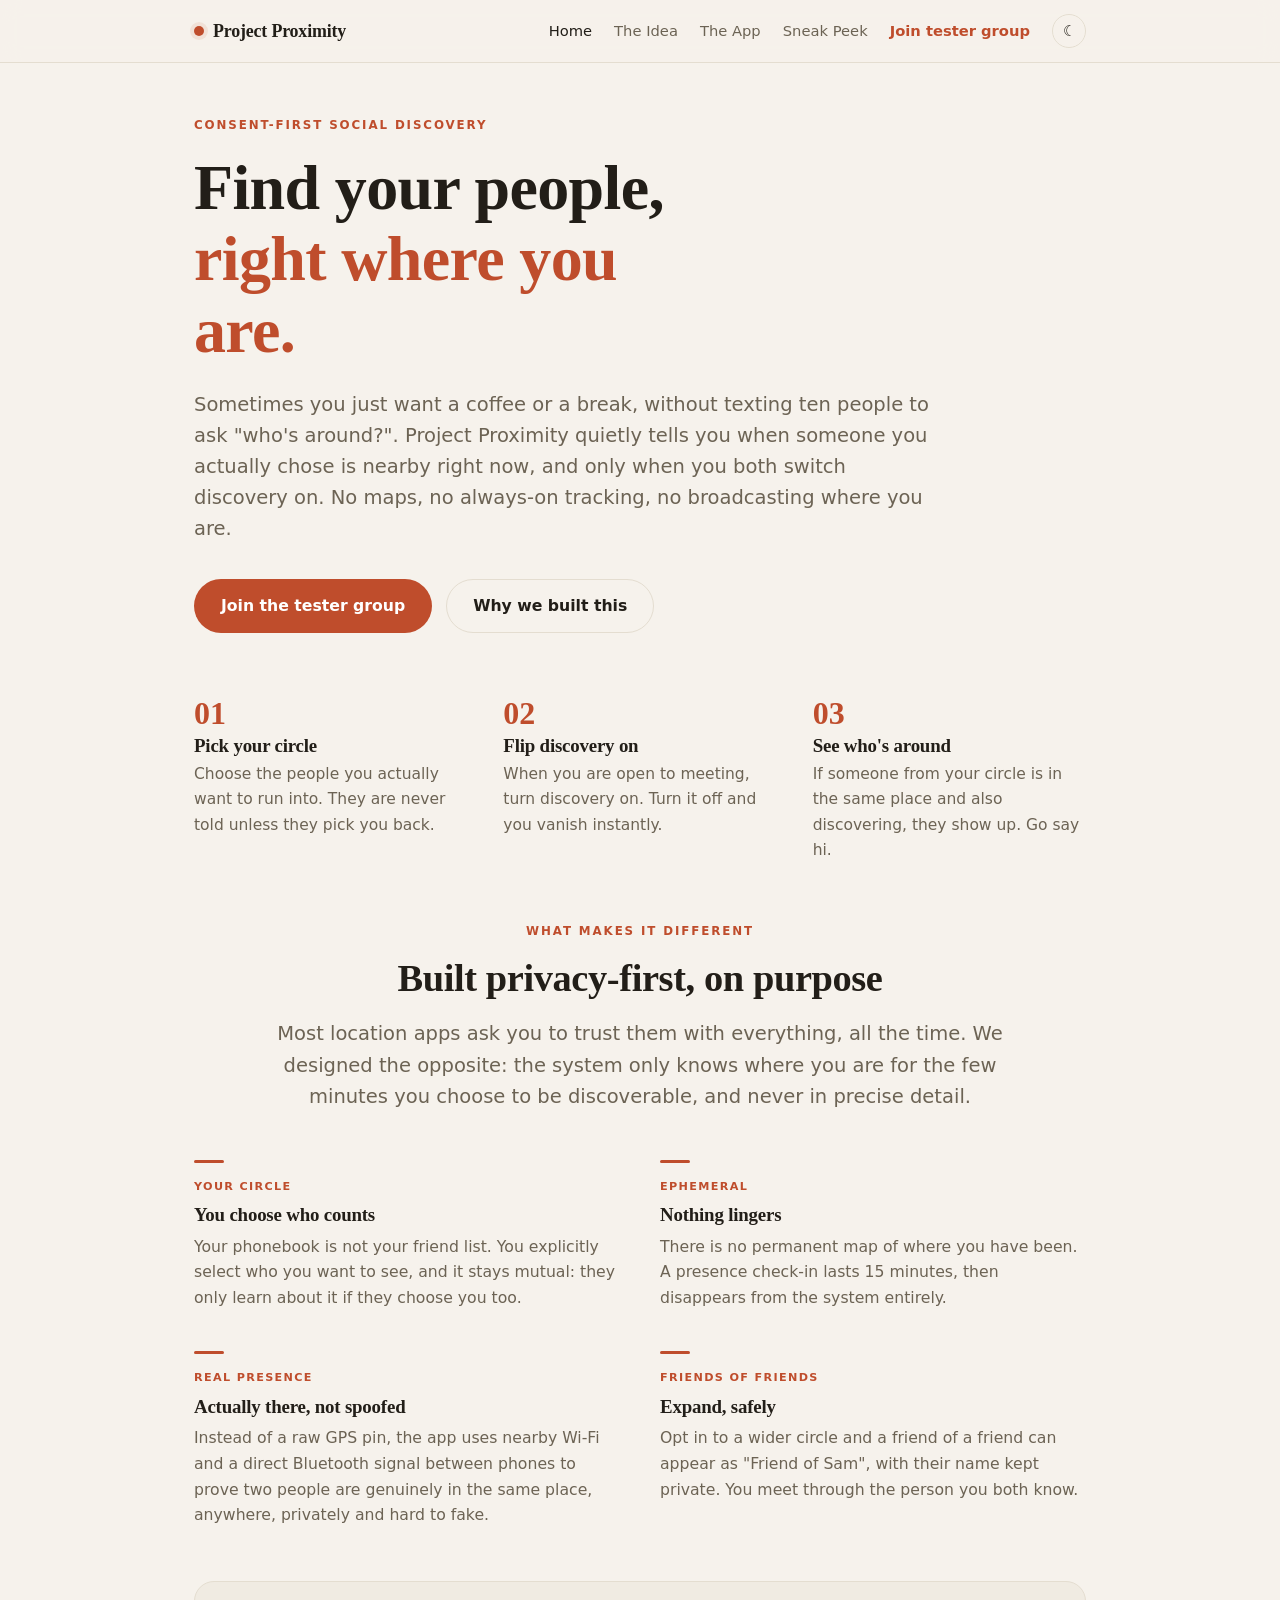
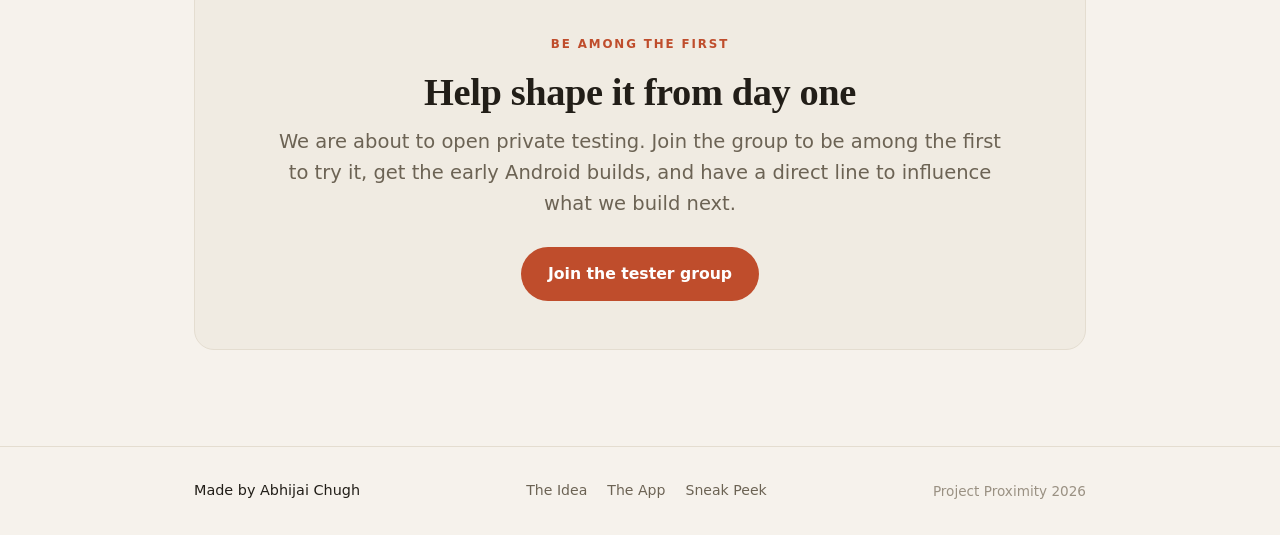
<file: index.html>
<!DOCTYPE html>
<html lang="en">
<head>
    <meta charset="UTF-8">
    <meta name="viewport" content="width=device-width, initial-scale=1.0">
    <title>Project Proximity | Find your people, right where you are</title>
    <meta name="description" content="Project Proximity is a consent-first way to discover when friends are actually nearby, without the privacy creep of always-on location sharing.">
    <link rel="stylesheet" href="styles.css?v=4">
</head>
<body>

    <nav class="nav">
        <div class="nav-inner">
            <a class="brand" href="index.html"><span class="dot"></span> Project Proximity</a>
            <div class="nav-links" id="nav-links">
                <a href="index.html" class="active">Home</a>
                <a href="concept.html">The Idea</a>
                <a href="app.html">The App</a>
                <a href="sneak-peek.html">Sneak Peek</a>
                <a href="https://groups.google.com/g/project-proximity-testers/" target="_blank" rel="noopener" class="nav-cta">Join tester group</a>
                <button class="theme-toggle" id="theme-toggle" aria-label="Toggle theme">&#9790;</button>
            </div>
            <button class="nav-toggle" id="nav-toggle" aria-label="Open menu" aria-expanded="false">&#9776;</button>
        </div>
    </nav>

    <main>
        <section class="hero wrap">
            <span class="eyebrow">Consent-first social discovery</span>
            <h1>Find your people,<br><span class="gradient-text">right where you are.</span></h1>
            <p class="lead">Sometimes you just want a coffee or a break, without texting ten people to ask "who's around?". Project Proximity quietly tells you when someone you actually chose is nearby right now, and only when you both switch discovery on. No maps, no always-on tracking, no broadcasting where you are.</p>
            <div class="btn-row" id="join">
                <a class="btn btn-primary" id="join-cta" data-join-group href="https://groups.google.com/g/project-proximity-testers/" target="_blank" rel="noopener">Join the tester group</a>
                <a class="btn btn-ghost" href="concept.html">Why we built this</a>
            </div>
        </section>

        <section class="wrap section-tight">
            <div class="steps">
                <div class="step">
                    <div class="num">01</div>
                    <h3>Pick your circle</h3>
                    <p>Choose the people you actually want to run into. They are never told unless they pick you back.</p>
                </div>
                <div class="step">
                    <div class="num">02</div>
                    <h3>Flip discovery on</h3>
                    <p>When you are open to meeting, turn discovery on. Turn it off and you vanish instantly.</p>
                </div>
                <div class="step">
                    <div class="num">03</div>
                    <h3>See who's around</h3>
                    <p>If someone from your circle is in the same place and also discovering, they show up. Go say hi.</p>
                </div>
            </div>
        </section>
        <br><br>
        <section class="wrap">
            <div class="center">
                <span class="eyebrow">What makes it different</span>
                <h2>Built privacy-first, on purpose</h2>
                <p class="lead">Most location apps ask you to trust them with everything, all the time. We designed the opposite: the system only knows where you are for the few minutes you choose to be discoverable, and never in precise detail.</p>
            </div>
            <div class="grid">
                <div class="card">
                    <span class="tag">YOUR CIRCLE</span>
                    <h3>You choose who counts</h3>
                    <p>Your phonebook is not your friend list. You explicitly select who you want to see, and it stays mutual: they only learn about it if they choose you too.</p>
                </div>
                <div class="card">
                    <span class="tag">EPHEMERAL</span>
                    <h3>Nothing lingers</h3>
                    <p>There is no permanent map of where you have been. A presence check-in lasts 15 minutes, then disappears from the system entirely.</p>
                </div>
                <div class="card">
                    <span class="tag">REAL PRESENCE</span>
                    <h3>Actually there, not spoofed</h3>
                    <p>Instead of a raw GPS pin, the app uses nearby Wi-Fi and a direct Bluetooth signal between phones to prove two people are genuinely in the same place, anywhere, privately and hard to fake.</p>
                </div>
                <div class="card">
                    <span class="tag">FRIENDS OF FRIENDS</span>
                    <h3>Expand, safely</h3>
                    <p>Opt in to a wider circle and a friend of a friend can appear as "Friend of Sam", with their name kept private. You meet through the person you both know.</p>
                </div>
            </div>
        </section>
        <br><br>
        <section class="wrap">
            <div class="band">
                <span class="eyebrow">Be among the first</span>
                <h2>Help shape it from day one</h2>
                <p class="lead center" style="margin-bottom: 28px;">We are about to open private testing. Join the group to be among the first to try it, get the early Android builds, and have a direct line to influence what we build next.</p>
                <a class="btn btn-primary" id="join-cta-2" data-join-group href="https://groups.google.com/g/project-proximity-testers/" target="_blank" rel="noopener">Join the tester group</a>
            </div>
        </section>
    </main>

    <footer class="footer">
        <div class="wrap">
            <div class="made">Made by Abhijai Chugh</div>
            <div class="links">
                <a href="concept.html">The Idea</a>
                <a href="app.html">The App</a>
                <a href="sneak-peek.html">Sneak Peek</a>
            </div>
            <div class="copy">Project Proximity 2026</div>
        </div>
    </footer>

    <script src="theme.js" defer></script>
</body>
</html>
</file>
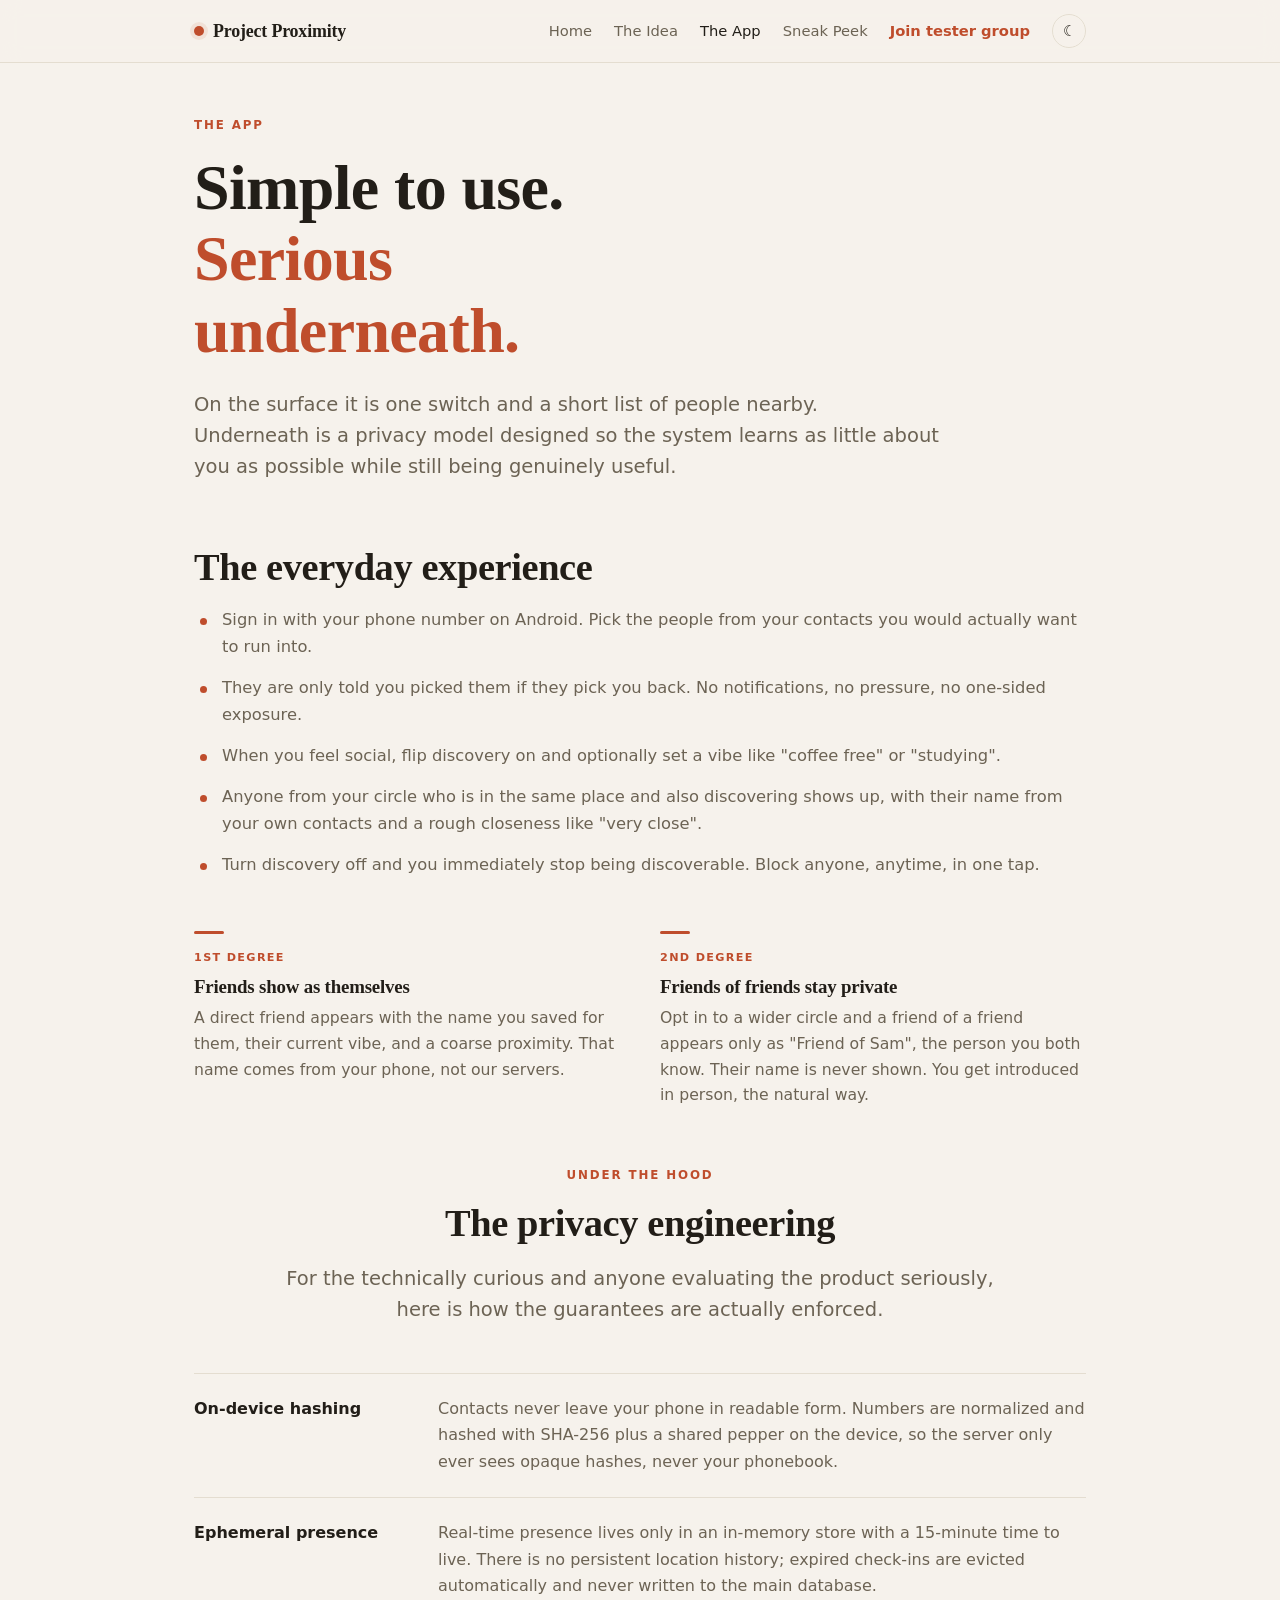
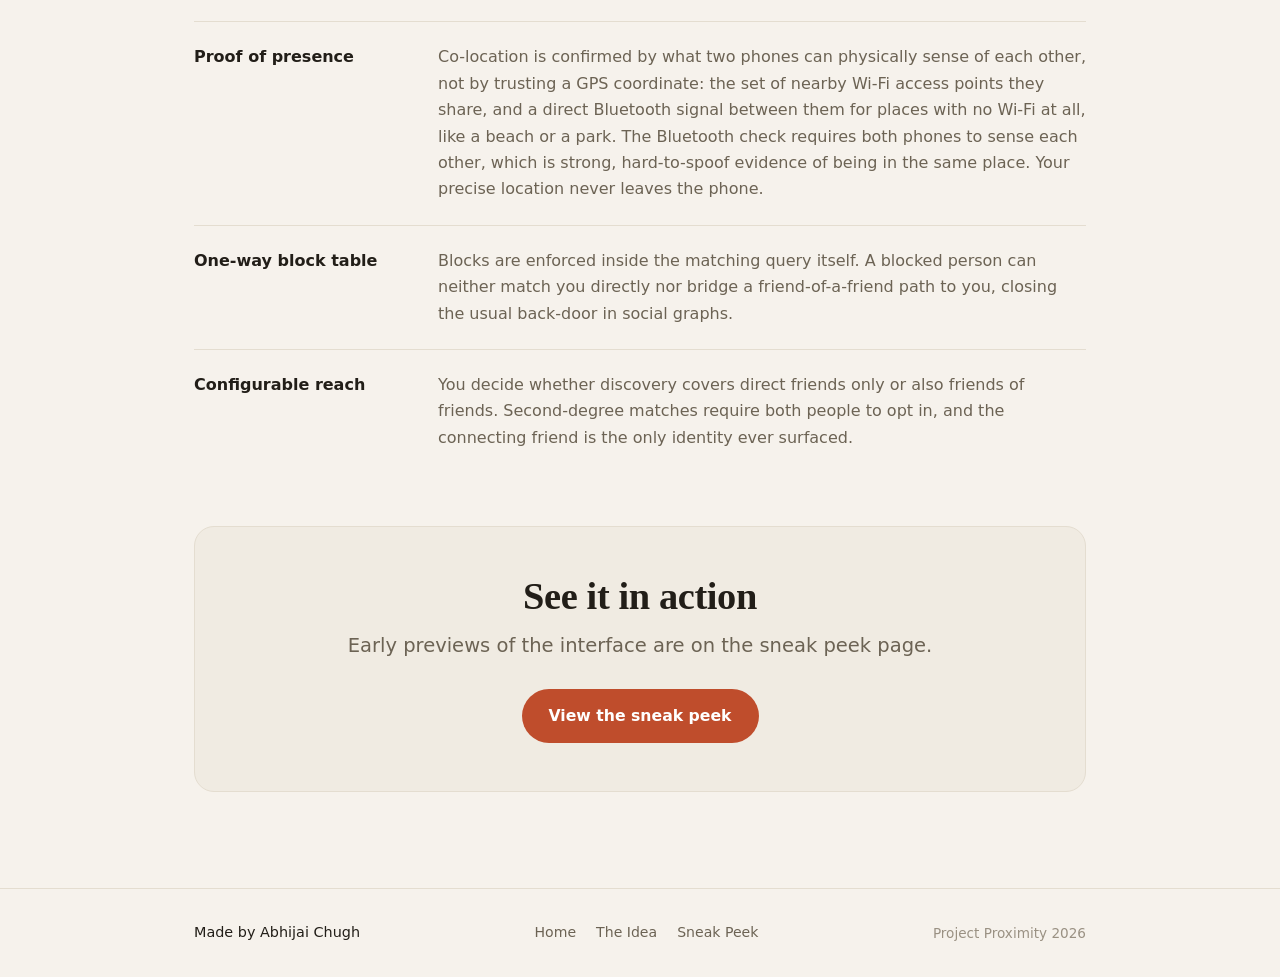
<file: app.html>
<!DOCTYPE html>
<html lang="en">
<head>
    <meta charset="UTF-8">
    <meta name="viewport" content="width=device-width, initial-scale=1.0">
    <title>The App | Project Proximity</title>
    <meta name="description" content="How Project Proximity works, from the everyday experience to the privacy engineering under the hood.">
    <link rel="stylesheet" href="styles.css?v=4">
</head>
<body>

    <nav class="nav">
        <div class="nav-inner">
            <a class="brand" href="index.html"><span class="dot"></span> Project Proximity</a>
            <div class="nav-links" id="nav-links">
                <a href="index.html">Home</a>
                <a href="concept.html">The Idea</a>
                <a href="app.html" class="active">The App</a>
                <a href="sneak-peek.html">Sneak Peek</a>
                <a href="https://groups.google.com/g/project-proximity-testers/" target="_blank" rel="noopener" class="nav-cta">Join tester group</a>
                <button class="theme-toggle" id="theme-toggle" aria-label="Toggle theme">&#9790;</button>
            </div>
            <button class="nav-toggle" id="nav-toggle" aria-label="Open menu" aria-expanded="false">&#9776;</button>
        </div>
    </nav>

    <main>
        <section class="hero wrap">
            <span class="eyebrow">The App</span>
            <h1>Simple to use.<br><span class="gradient-text">Serious underneath.</span></h1>
            <p class="lead">On the surface it is one switch and a short list of people nearby. Underneath is a privacy model designed so the system learns as little about you as possible while still being genuinely useful.</p>
        </section>

        <section class="wrap section-tight">
            <h2>The everyday experience</h2>
            <ul class="facts">
                <li>Sign in with your phone number on Android. Pick the people from your contacts you would actually want to run into.</li>
                <li>They are only told you picked them if they pick you back. No notifications, no pressure, no one-sided exposure.</li>
                <li>When you feel social, flip discovery on and optionally set a vibe like "coffee free" or "studying".</li>
                <li>Anyone from your circle who is in the same place and also discovering shows up, with their name from your own contacts and a rough closeness like "very close".</li>
                <li>Turn discovery off and you immediately stop being discoverable. Block anyone, anytime, in one tap.</li>
            </ul>
        </section>
        <br><br>
        <section class="wrap">
            <div class="split">
                <div class="card">
                    <span class="tag">1ST DEGREE</span>
                    <h3>Friends show as themselves</h3>
                    <p class="muted">A direct friend appears with the name you saved for them, their current vibe, and a coarse proximity. That name comes from your phone, not our servers.</p>
                </div>
                <div class="card">
                    <span class="tag">2ND DEGREE</span>
                    <h3>Friends of friends stay private</h3>
                    <p class="muted">Opt in to a wider circle and a friend of a friend appears only as "Friend of Sam", the person you both know. Their name is never shown. You get introduced in person, the natural way.</p>
                </div>
            </div>
        </section>
        <br><br>
        <section class="wrap">
            <div class="center">
                <span class="eyebrow">Under the hood</span>
                <h2>The privacy engineering</h2>
                <p class="lead center">For the technically curious and anyone evaluating the product seriously, here is how the guarantees are actually enforced.</p>
            </div>

            <div class="spec-row">
                <div class="k">On-device hashing</div>
                <div class="v">Contacts never leave your phone in readable form. Numbers are normalized and hashed with SHA-256 plus a shared pepper on the device, so the server only ever sees opaque hashes, never your phonebook.</div>
            </div>
            <div class="spec-row">
                <div class="k">Ephemeral presence</div>
                <div class="v">Real-time presence lives only in an in-memory store with a 15-minute time to live. There is no persistent location history; expired check-ins are evicted automatically and never written to the main database.</div>
            </div>
            <div class="spec-row">
                <div class="k">Proof of presence</div>
                <div class="v">Co-location is confirmed by what two phones can physically sense of each other, not by trusting a GPS coordinate: the set of nearby Wi-Fi access points they share, and a direct Bluetooth signal between them for places with no Wi-Fi at all, like a beach or a park. The Bluetooth check requires both phones to sense each other, which is strong, hard-to-spoof evidence of being in the same place. Your precise location never leaves the phone.</div>
            </div>
            <div class="spec-row">
                <div class="k">One-way block table</div>
                <div class="v">Blocks are enforced inside the matching query itself. A blocked person can neither match you directly nor bridge a friend-of-a-friend path to you, closing the usual back-door in social graphs.</div>
            </div>
            <div class="spec-row">
                <div class="k">Configurable reach</div>
                <div class="v">You decide whether discovery covers direct friends only or also friends of friends. Second-degree matches require both people to opt in, and the connecting friend is the only identity ever surfaced.</div>
            </div>
        </section>
        <br><br>
        <section class="wrap">
            <div class="band">
                <h2>See it in action</h2>
                <p class="lead center" style="margin-bottom: 28px;">Early previews of the interface are on the sneak peek page.</p>
                <a class="btn btn-primary" href="sneak-peek.html">View the sneak peek</a>
            </div>
        </section>
    </main>

    <footer class="footer">
        <div class="wrap">
            <div class="made">Made by Abhijai Chugh</div>
            <div class="links">
                <a href="index.html">Home</a>
                <a href="concept.html">The Idea</a>
                <a href="sneak-peek.html">Sneak Peek</a>
            </div>
            <div class="copy">Project Proximity 2026</div>
        </div>
    </footer>

    <script src="theme.js" defer></script>
</body>
</html>
</file>
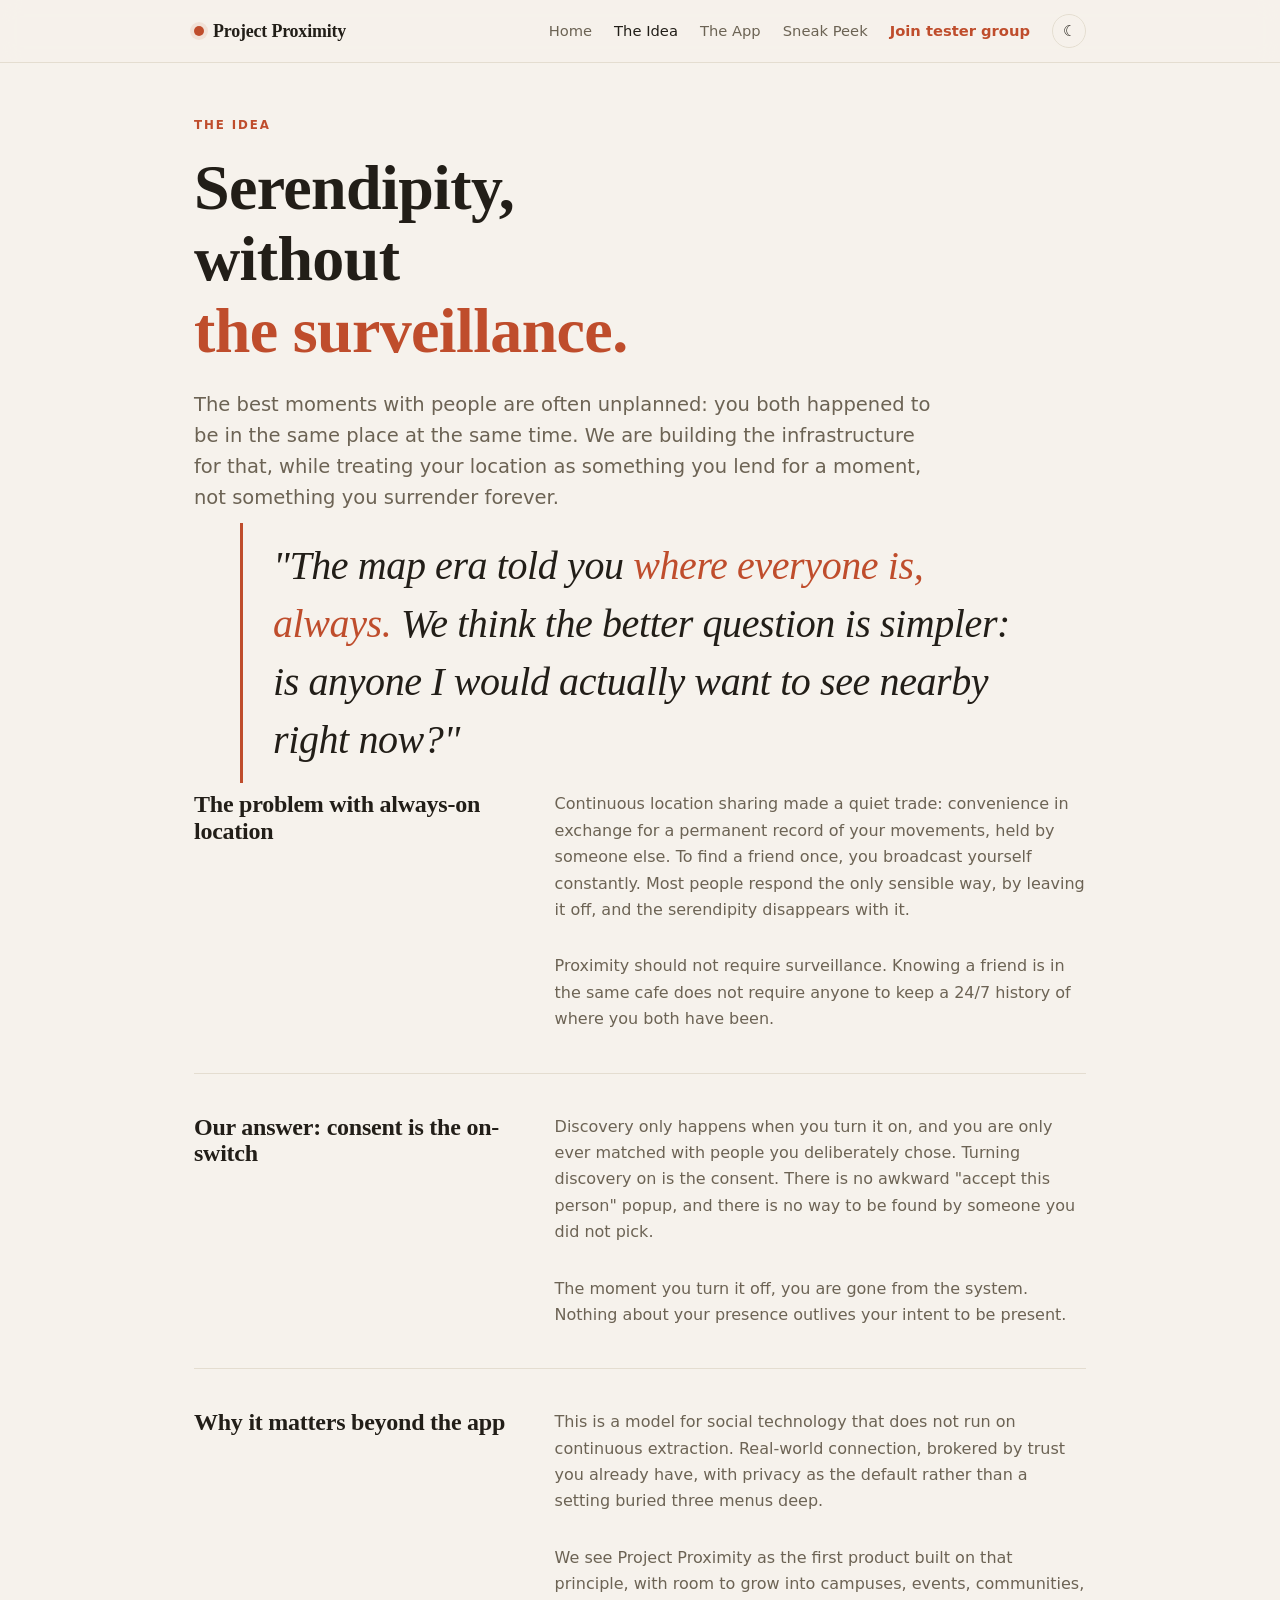
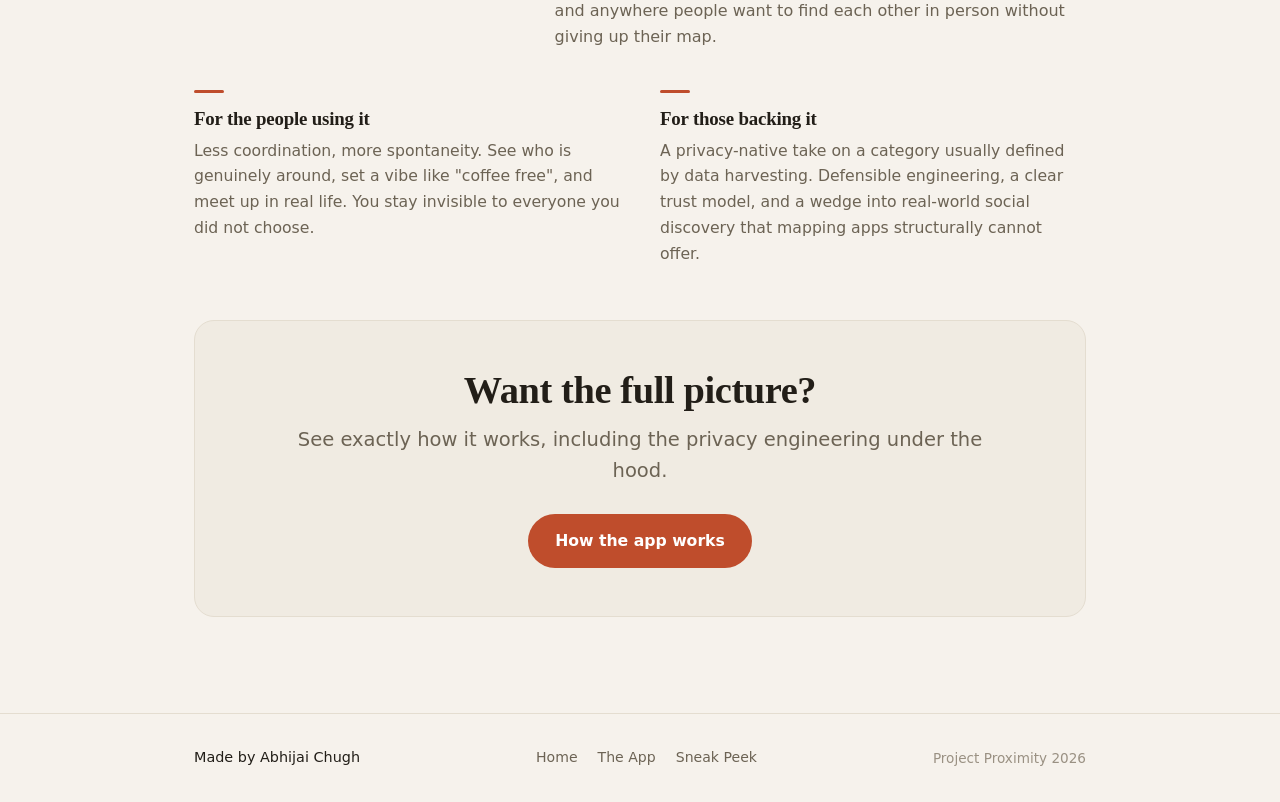
<file: concept.html>
<!DOCTYPE html>
<html lang="en">
<head>
    <meta charset="UTF-8">
    <meta name="viewport" content="width=device-width, initial-scale=1.0">
    <title>The Idea | Project Proximity</title>
    <meta name="description" content="The vision behind Project Proximity: consent-first proximity, real-world serendipity, and social discovery without surveillance.">
    <link rel="stylesheet" href="styles.css?v=4">
</head>
<body>

    <nav class="nav">
        <div class="nav-inner">
            <a class="brand" href="index.html"><span class="dot"></span> Project Proximity</a>
            <div class="nav-links" id="nav-links">
                <a href="index.html">Home</a>
                <a href="concept.html" class="active">The Idea</a>
                <a href="app.html">The App</a>
                <a href="sneak-peek.html">Sneak Peek</a>
                <a href="https://groups.google.com/g/project-proximity-testers/" target="_blank" rel="noopener" class="nav-cta">Join tester group</a>
                <button class="theme-toggle" id="theme-toggle" aria-label="Toggle theme">&#9790;</button>
            </div>
            <button class="nav-toggle" id="nav-toggle" aria-label="Open menu" aria-expanded="false">&#9776;</button>
        </div>
    </nav>

    <main>
        <section class="hero wrap">
            <span class="eyebrow">The Idea</span>
            <h1>Serendipity, without<br><span class="gradient-text">the surveillance.</span></h1>
            <p class="lead">The best moments with people are often unplanned: you both happened to be in the same place at the same time. We are building the infrastructure for that, while treating your location as something you lend for a moment, not something you surrender forever.</p>
        </section>

        <section class="wrap section-tight" style="margin-top: 10px">
            <p class="quote">"The map era told you <span class="gradient-text">where everyone is, always.</span> We think the better question is simpler: is anyone I would actually want to see nearby right now?"</p>
        </section>

        <section class="wrap">
            <div class="panel">
                <h2>The problem with always-on location</h2>
                <p>Continuous location sharing made a quiet trade: convenience in exchange for a permanent record of your movements, held by someone else. To find a friend once, you broadcast yourself constantly. Most people respond the only sensible way, by leaving it off, and the serendipity disappears with it.</p>
                <p>Proximity should not require surveillance. Knowing a friend is in the same cafe does not require anyone to keep a 24/7 history of where you both have been.</p>
            </div>
            <div class="panel">
                <h2>Our answer: consent is the on-switch</h2>
                <p>Discovery only happens when you turn it on, and you are only ever matched with people you deliberately chose. Turning discovery on is the consent. There is no awkward "accept this person" popup, and there is no way to be found by someone you did not pick.</p>
                <p>The moment you turn it off, you are gone from the system. Nothing about your presence outlives your intent to be present.</p>
            </div>
            <div class="panel">
                <h2>Why it matters beyond the app</h2>
                <p>This is a model for social technology that does not run on continuous extraction. Real-world connection, brokered by trust you already have, with privacy as the default rather than a setting buried three menus deep.</p>
                <p>We see Project Proximity as the first product built on that principle, with room to grow into campuses, events, communities, and anywhere people want to find each other in person without giving up their map.</p>
            </div>
        </section>

        <section class="wrap">
            <div class="split">
                <div class="card">
                    <h3>For the people using it</h3>
                    <p class="muted">Less coordination, more spontaneity. See who is genuinely around, set a vibe like "coffee free", and meet up in real life. You stay invisible to everyone you did not choose.</p>
                </div>
                <div class="card">
                    <h3>For those backing it</h3>
                    <p class="muted">A privacy-native take on a category usually defined by data harvesting. Defensible engineering, a clear trust model, and a wedge into real-world social discovery that mapping apps structurally cannot offer.</p>
                </div>
            </div>
        </section>
        <br><br>
        <section class="wrap">
            <div class="band">
                <h2>Want the full picture?</h2>
                <p class="lead center" style="margin-bottom: 28px;">See exactly how it works, including the privacy engineering under the hood.</p>
                <a class="btn btn-primary" href="app.html">How the app works</a>
            </div>
        </section>
    </main>

    <footer class="footer">
        <div class="wrap">
            <div class="made">Made by Abhijai Chugh</div>
            <div class="links">
                <a href="index.html">Home</a>
                <a href="app.html">The App</a>
                <a href="sneak-peek.html">Sneak Peek</a>
            </div>
            <div class="copy">Project Proximity 2026</div>
        </div>
    </footer>

    <script src="theme.js" defer></script>
</body>
</html>
</file>
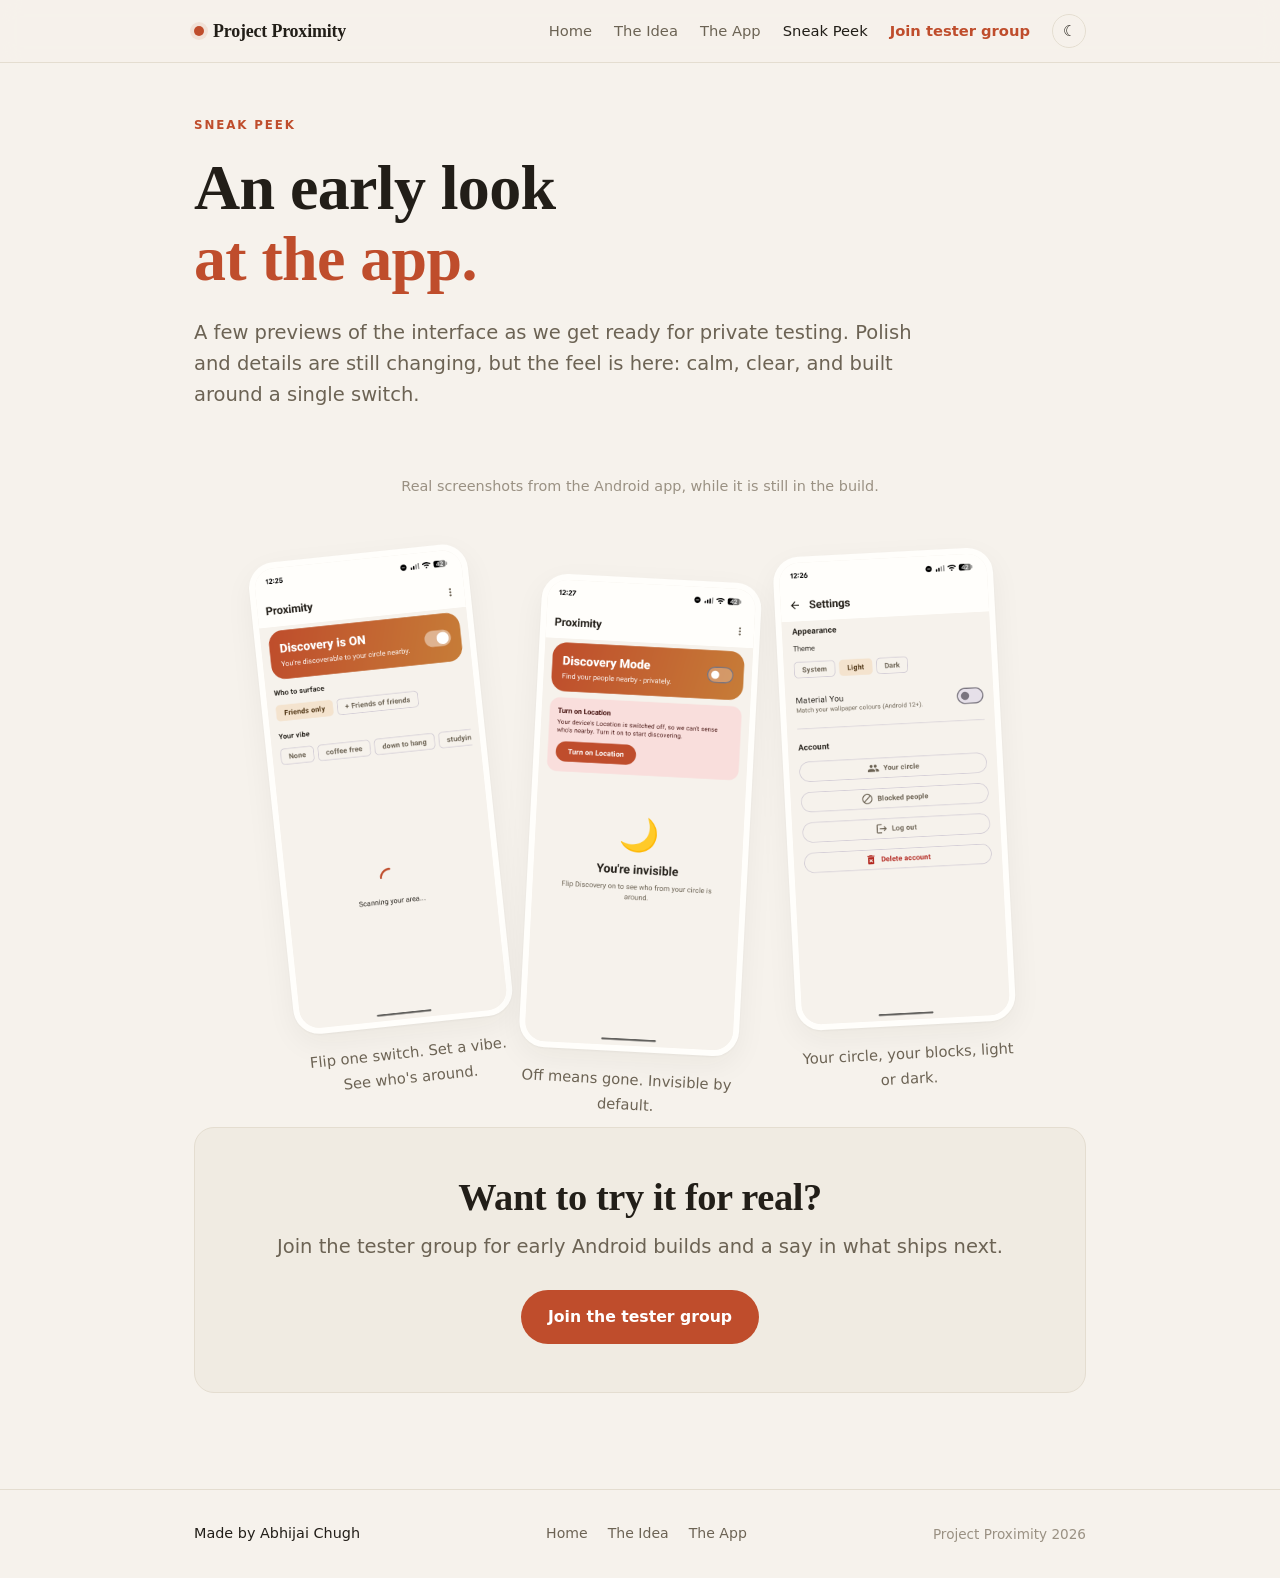
<file: sneak-peek.html>
<!DOCTYPE html>
<html lang="en">
<head>
    <meta charset="UTF-8">
    <meta name="viewport" content="width=device-width, initial-scale=1.0">
    <title>Sneak Peek | Project Proximity</title>
    <meta name="description" content="An early look at the Project Proximity app interface.">
    <link rel="stylesheet" href="styles.css?v=4">
</head>
<body>

    <nav class="nav">
        <div class="nav-inner">
            <a class="brand" href="index.html"><span class="dot"></span> Project Proximity</a>
            <div class="nav-links" id="nav-links">
                <a href="index.html">Home</a>
                <a href="concept.html">The Idea</a>
                <a href="app.html">The App</a>
                <a href="sneak-peek.html" class="active">Sneak Peek</a>
                <a href="https://groups.google.com/g/project-proximity-testers/" target="_blank" rel="noopener" class="nav-cta">Join tester group</a>
                <button class="theme-toggle" id="theme-toggle" aria-label="Toggle theme">&#9790;</button>
            </div>
            <button class="nav-toggle" id="nav-toggle" aria-label="Open menu" aria-expanded="false">&#9776;</button>
        </div>
    </nav>

    <main>
        <section class="hero wrap">
            <span class="eyebrow">Sneak Peek</span>
            <h1>An early look<br><span class="gradient-text">at the app.</span></h1>
            <p class="lead">A few previews of the interface as we get ready for private testing. Polish and details are still changing, but the feel is here: calm, clear, and built around a single switch.</p>
        </section>

        <section class="wrap section-tight">
            <div class="note">Real screenshots from the Android app, while it is still in the build.</div>

            <div class="collage">
                <figure class="shot">
                    <img src="screens/discovery.png" alt="Discovery on: degree picker and vibe chips">
                    <figcaption>Flip one switch. Set a vibe. See who's around.</figcaption>
                </figure>
                <figure class="shot">
                    <img src="screens/invisible.png" alt="Discovery off: you are invisible, with a turn-on-location prompt">
                    <figcaption>Off means gone. Invisible by default.</figcaption>
                </figure>
                <figure class="shot">
                    <img src="screens/settings.png" alt="Settings: your circle, blocked people, light or dark">
                    <figcaption>Your circle, your blocks, light or dark.</figcaption>
                </figure>
            </div>
        </section>

        <section class="wrap">
            <div class="band">
                <h2>Want to try it for real?</h2>
                <p class="lead center" style="margin-bottom: 28px;">Join the tester group for early Android builds and a say in what ships next.</p>
                <a class="btn btn-primary" id="join-cta-3" data-join-group href="https://groups.google.com/g/project-proximity-testers/" target="_blank" rel="noopener">Join the tester group</a>
            </div>
        </section>
    </main>

    <footer class="footer">
        <div class="wrap">
            <div class="made">Made by Abhijai Chugh</div>
            <div class="links">
                <a href="index.html">Home</a>
                <a href="concept.html">The Idea</a>
                <a href="app.html">The App</a>
            </div>
            <div class="copy">Project Proximity 2026</div>
        </div>
    </footer>

    <script src="theme.js" defer></script>
</body>
</html>
</file>
<file: styles.css>
/* Project Proximity - editorial, warm, calm. Light + dark. */

:root, [data-theme="light"] {
    --bg: #f6f2ec;
    --surface: #fffefb;
    --surface-2: #f0ebe2;
    --ink: #221e18;
    --muted: #6c6354;
    --faint: #9a9183;
    --border: #e4ddd0;
    --accent: #bf4d2c;
    --accent-ink: #9c3f22;
    --accent-soft: rgba(191, 77, 44, 0.10);
    --shadow: 0 1px 2px rgba(34, 30, 24, 0.04), 0 10px 30px rgba(34, 30, 24, 0.05);
}

[data-theme="dark"] {
    --bg: #15120e;
    --surface: #1d1913;
    --surface-2: #221d16;
    --ink: #efe8dc;
    --muted: #b1a692;
    --faint: #847a6b;
    --border: #2c2519;
    --accent: #e2774f;
    --accent-ink: #ec8a64;
    --accent-soft: rgba(226, 119, 79, 0.14);
    --shadow: 0 1px 2px rgba(0, 0, 0, 0.3), 0 12px 34px rgba(0, 0, 0, 0.35);
}
@media (prefers-color-scheme: dark) {
    :root:not([data-theme="light"]) {
        --bg: #15120e;
        --surface: #1d1913;
        --surface-2: #221d16;
        --ink: #efe8dc;
        --muted: #b1a692;
        --faint: #847a6b;
        --border: #2c2519;
        --accent: #e2774f;
        --accent-ink: #ec8a64;
        --accent-soft: rgba(226, 119, 79, 0.14);
        --shadow: 0 1px 2px rgba(0, 0, 0, 0.3), 0 12px 34px rgba(0, 0, 0, 0.35);
    }
}

* { box-sizing: border-box; margin: 0; padding: 0; }

html { scroll-behavior: smooth; }

body {
    font-family: ui-sans-serif, system-ui, -apple-system, "Segoe UI", Roboto, Helvetica, Arial, sans-serif;
    background: var(--bg);
    color: var(--ink);
    line-height: 1.65;
    -webkit-font-smoothing: antialiased;
    transition: background-color 0.25s ease, color 0.25s ease;
}

.wrap { max-width: 940px; margin: 0 auto; padding: 0 24px; }

h1, h2, h3, .quote, .brand {
    font-family: "Iowan Old Style", "Palatino Linotype", Palatino, "Hoefler Text", Georgia, "Times New Roman", serif;
    letter-spacing: -0.01em;
    line-height: 1.12;
    font-weight: 600;
}

h1 { font-size: clamp(2.4rem, 6vw, 4rem); }
h2 { font-size: clamp(1.7rem, 3.6vw, 2.4rem); margin-bottom: 18px; }
h3 { font-size: 1.18rem; margin-bottom: 8px; }

/* ---------- Nav ---------- */
.nav {
    position: sticky; top: 0; z-index: 50;
    background: color-mix(in srgb, var(--bg) 86%, transparent);
    backdrop-filter: saturate(140%) blur(10px);
    border-bottom: 1px solid var(--border);
}
.nav-inner {
    max-width: 940px; margin: 0 auto; padding: 14px 24px; position: relative;
    display: flex; align-items: center; justify-content: space-between; gap: 16px;
}
.brand {
    display: inline-flex; align-items: center; gap: 9px;
    font-size: 1.12rem; font-weight: 600; color: var(--ink); text-decoration: none;
}
.brand .dot {
    width: 10px; height: 10px; border-radius: 50%;
    background: var(--accent); box-shadow: 0 0 0 4px var(--accent-soft);
}
.nav-links { display: flex; align-items: center; gap: 22px; }
.nav-links a {
    color: var(--muted); text-decoration: none; font-size: 0.92rem; font-weight: 500;
    transition: color 0.15s ease;
}
.nav-links a:hover { color: var(--ink); }
.nav-links a.active { color: var(--ink); }
.nav-cta { color: var(--accent) !important; font-weight: 600 !important; }
.theme-toggle {
    background: transparent; border: 1px solid var(--border); color: var(--ink);
    width: 34px; height: 34px; border-radius: 50%; cursor: pointer;
    font-size: 0.95rem; line-height: 1; display: inline-flex; align-items: center; justify-content: center;
    transition: border-color 0.15s ease, background 0.15s ease;
}
.theme-toggle:hover { border-color: var(--accent); background: var(--accent-soft); }
/* Hamburger: hidden on desktop, shown on small screens (see media query). */
.nav-toggle {
    display: none; background: transparent; border: 1px solid var(--border); color: var(--ink);
    width: 38px; height: 34px; border-radius: 8px; cursor: pointer; font-size: 1.1rem; line-height: 1;
    align-items: center; justify-content: center;
}
.nav-toggle:hover { border-color: var(--accent); }

/* ---------- Sections ---------- */
/* Identical gaps by construction: every section uses ONLY a top margin (no vertical
   padding, no bottom margin), so the space between ANY two adjacent sections is exactly
   --gap. No per-section special-casing, nothing to drift. */
:root { --gap: 64px; }
main { padding-bottom: 72px; }
section { padding: 0; margin-top: var(--gap); }
.section-tight { margin-top: var(--gap); } /* alias only; same gap as every other section */
h1, h2 { scroll-margin-top: 90px; } /* clear the sticky nav on anchor jumps */

/* Intro block (eyebrow + heading + lead) above a grid/cards: one even gap below. */
.center { text-align: center; }
.center:not(:only-child) { margin-bottom: 48px; }

.eyebrow {
    display: inline-block; font-size: 0.74rem; font-weight: 700; letter-spacing: 0.16em;
    text-transform: uppercase; color: var(--accent); margin-bottom: 16px;
}

.hero { margin-top: 0; padding-top: 48px; } /* first section: sits under the nav, no gap above */
.hero h1 { margin-bottom: 22px; max-width: 16ch; }
.gradient-text { color: var(--accent); }

.lead {
    font-size: clamp(1.05rem, 2vw, 1.22rem);
    color: var(--muted); max-width: 60ch; line-height: 1.6;
}
.lead.center { margin-left: auto; margin-right: auto; }
.center { text-align: center; }
.center .lead { margin-left: auto; margin-right: auto; }
.muted { color: var(--muted); }

/* ---------- Buttons ---------- */
.btn-row { display: flex; flex-wrap: wrap; gap: 14px; margin-top: 34px; }
.btn {
    display: inline-block; padding: 13px 26px; border-radius: 999px;
    font-size: 0.98rem; font-weight: 600; text-decoration: none; cursor: pointer;
    border: 1px solid transparent; transition: transform 0.12s ease, background 0.15s ease, border-color 0.15s ease;
}
.btn-primary { background: var(--accent); color: #fff; }
.btn-primary:hover { transform: translateY(-1px); background: var(--accent-ink); }
.btn-ghost { background: transparent; color: var(--ink); border-color: var(--border); }
.btn-ghost:hover { border-color: var(--accent); color: var(--accent); }

/* ---------- Steps (big serif numerals, short accent tick) ---------- */
.steps { display: grid; grid-template-columns: repeat(3, 1fr); gap: 36px; }
.step .num {
    font-family: "Iowan Old Style", Palatino, Georgia, serif;
    font-size: 2rem; color: var(--accent); font-weight: 700; margin-bottom: 6px; line-height: 1;
}
.step h3 { margin-bottom: 6px; }
.step p { color: var(--muted); font-size: 0.97rem; }

/* ---------- Feature columns (short accent tick, not full-width lines) ---------- */
.grid { display: grid; grid-template-columns: repeat(2, 1fr); gap: 40px; }
.split { display: grid; grid-template-columns: repeat(2, 1fr); gap: 40px; }
.card { position: relative; padding-top: 18px; background: transparent; }
.card::before {
    content: ""; position: absolute; top: 0; left: 0;
    width: 30px; height: 3px; border-radius: 2px; background: var(--accent);
}
.card p { color: var(--muted); font-size: 0.98rem; }
.tag {
    display: block; font-size: 0.7rem; font-weight: 700; letter-spacing: 0.12em;
    text-transform: uppercase; color: var(--accent); margin-bottom: 8px;
}

/* ---------- Concept: quote + editorial rows ---------- */
.quote {
    font-size: clamp(1.6rem, 4vw, 2.5rem); line-height: 1.45; color: var(--ink);
    max-width: 40ch; margin: 0 auto; font-style: italic; font-weight: 500;
    border-left: 3px solid var(--accent); padding: 14px 0 14px 30px;
}
/* Magazine-style row: short heading on the left, prose on the right. No box. */
.panel {
    display: grid; grid-template-columns: 1fr 1.7fr; gap: 16px 48px;
    padding: 40px 0; border-top: 1px solid var(--border);
}
.panel:first-child { border-top: none; padding-top: 8px; }
.panel h2 { font-size: 1.5rem; margin-bottom: 0; }
.panel p { color: var(--muted); margin-top: 14px; }
.panel p:first-of-type { margin-top: 0; }
.panel h2 + p, .panel p { grid-column: 2; }
.panel h2 { grid-column: 1; grid-row: 1; }

/* ---------- Lists ---------- */
.facts { list-style: none; display: grid; gap: 14px; }
.facts li { position: relative; padding-left: 28px; color: var(--muted); font-size: 1.02rem; }
.facts li::before {
    content: ""; position: absolute; left: 6px; top: 11px;
    width: 7px; height: 7px; border-radius: 50%; background: var(--accent);
}

/* ---------- Spec rows (under the hood) ---------- */
.spec-row {
    display: grid; grid-template-columns: 220px 1fr; gap: 24px;
    padding: 22px 0; border-top: 1px solid var(--border); align-items: start;
}
.spec-row .k { font-weight: 600; color: var(--ink); }
.spec-row .v { color: var(--muted); }

/* ---------- Band (call to action) ---------- */
.band {
    text-align: center; padding: 48px 32px;
    background: var(--surface-2); border: 1px solid var(--border); border-radius: 20px;
}
.band h2 { margin-bottom: 12px; }
.band .lead { margin-left: auto; margin-right: auto; }

/* ---------- Phone mockups ---------- */
.note { color: var(--faint); font-size: 0.9rem; text-align: center; margin-bottom: 36px; }
.gallery { display: grid; grid-template-columns: repeat(3, 1fr); gap: 30px; }
.phone {
    background: var(--surface); border: 1px solid var(--border); border-radius: 30px;
    padding: 10px; box-shadow: var(--shadow); margin: 0 auto; max-width: 240px;
}
.phone-screen {
    position: relative; background: var(--bg); border-radius: 22px; overflow: hidden;
    aspect-ratio: 9 / 18; border: 1px solid var(--border);
}
.phone-notch {
    position: absolute; top: 8px; left: 50%; transform: translateX(-50%);
    width: 60px; height: 5px; border-radius: 4px; background: var(--border);
}
.phone-screen img { width: 100%; height: 100%; object-fit: cover; display: block; }
.ph-pad { padding: 28px 14px 16px; display: flex; flex-direction: column; gap: 10px; }
.ph-hero {
    background: var(--accent); color: #fff; border-radius: 14px; padding: 14px;
    display: flex; flex-direction: column; gap: 3px;
}
.ph-hero b { font-size: 0.86rem; }
.ph-hero span { font-size: 0.68rem; opacity: 0.9; }
.ph-chip {
    display: inline-block; font-size: 0.66rem; padding: 4px 9px; border-radius: 999px;
    background: var(--accent-soft); color: var(--accent); margin: 0 4px 4px 0; font-weight: 600;
}
.ph-card { background: var(--surface-2); border: 1px solid var(--border); border-radius: 12px; padding: 9px 11px; }
.ph-card .nm { font-size: 0.8rem; font-weight: 600; }
.ph-card .mt { font-size: 0.66rem; color: var(--muted); }
.caption { margin-top: 16px; text-align: center; font-size: 0.9rem; color: var(--muted); }
.caption b { display: block; color: var(--ink); margin-bottom: 3px; font-size: 0.98rem; }

/* ---------- Collage (tilted real screenshots) ---------- */
.collage {
    display: flex; flex-wrap: wrap; justify-content: center; align-items: flex-start;
    gap: 24px 36px; padding: 18px 0 36px;
}
.shot { width: 220px; margin: 0; transition: transform 0.25s ease; }
.shot img {
    width: 100%; display: block; border-radius: 26px;
    border: 6px solid var(--surface); background: var(--surface);
    box-shadow: var(--shadow);
}
.shot figcaption { margin-top: 16px; text-align: center; font-size: 0.92rem; color: var(--muted); }
.collage .shot:nth-child(1) { transform: rotate(-6deg); }
.collage .shot:nth-child(2) { transform: rotate(3deg) translateY(26px); }
.collage .shot:nth-child(3) { transform: rotate(-3deg); }
.shot:hover { transform: rotate(0deg) scale(1.04); position: relative; z-index: 2; }

/* ---------- Footer ---------- */
.footer { border-top: 1px solid var(--border); margin-top: 24px; padding: 32px 0; }
.footer .wrap {
    display: flex; align-items: center; justify-content: space-between; flex-wrap: wrap; gap: 16px;
}
.footer .made { font-size: 0.9rem; color: var(--ink); font-weight: 500; }
.footer .links { display: flex; gap: 20px; }
.footer .links a { color: var(--muted); text-decoration: none; font-size: 0.88rem; }
.footer .links a:hover { color: var(--accent); }
.footer .copy { font-size: 0.85rem; color: var(--faint); }

/* ---------- Responsive ---------- */
@media (max-width: 820px) {
    .nav-toggle { display: inline-flex; }
    /* Links collapse into a dropdown panel under the bar; all items stay reachable. */
    .nav-links {
        position: absolute; top: calc(100% + 1px); left: 0; right: 0;
        flex-direction: column; align-items: stretch; gap: 4px;
        background: var(--bg); border-bottom: 1px solid var(--border);
        padding: 10px 24px 16px; display: none;
    }
    .nav-links.open { display: flex; }
    .nav-links a { padding: 10px 0; font-size: 1rem; }
    .nav-links .theme-toggle { margin-top: 6px; }
    .steps, .grid, .split, .gallery { grid-template-columns: 1fr; }
    .panel { display: block; padding: 32px 0; } /* block stacks; beats grid-column on children */
    .panel h2 { margin-bottom: 12px; }
    .spec-row { grid-template-columns: 1fr; gap: 6px; }
    .gallery { max-width: 320px; margin: 0 auto; }
    .collage .shot { transform: none !important; width: 260px; }
    .footer .wrap { flex-direction: column; text-align: center; }
}
</file>
